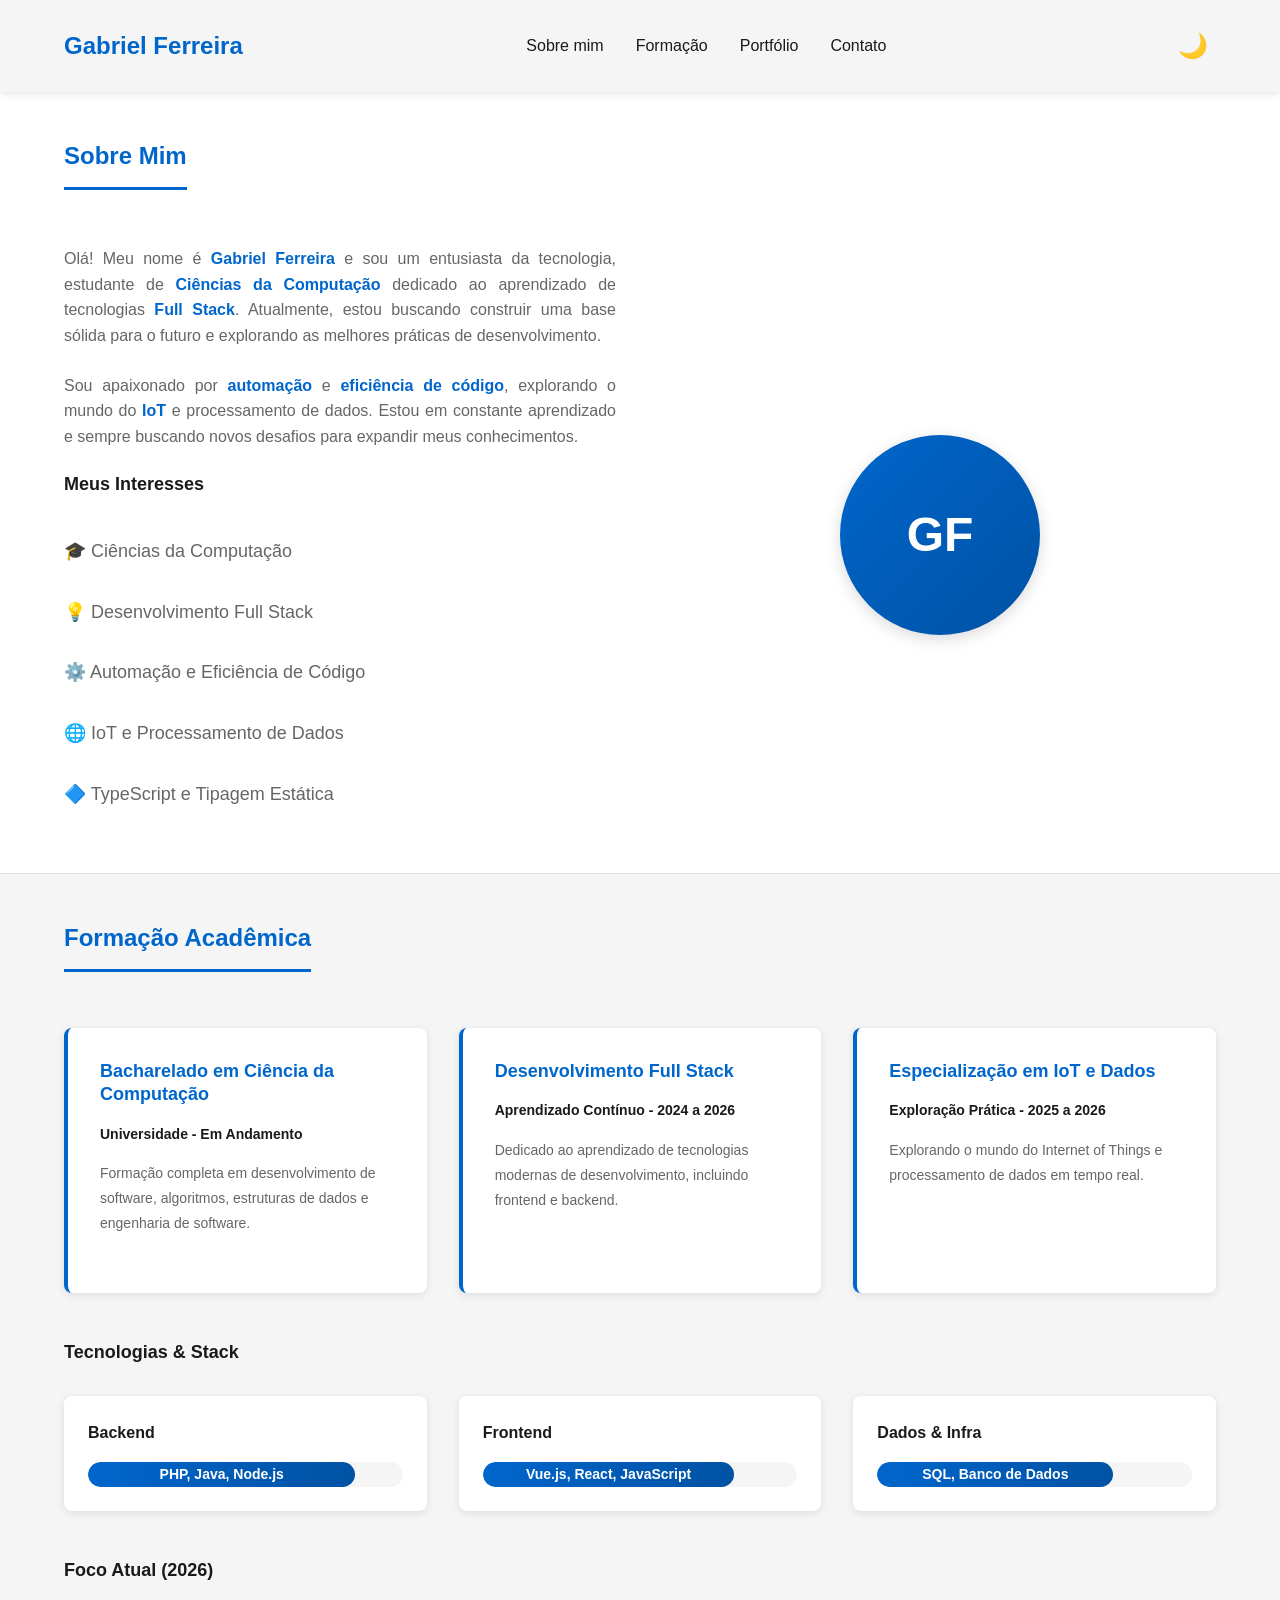
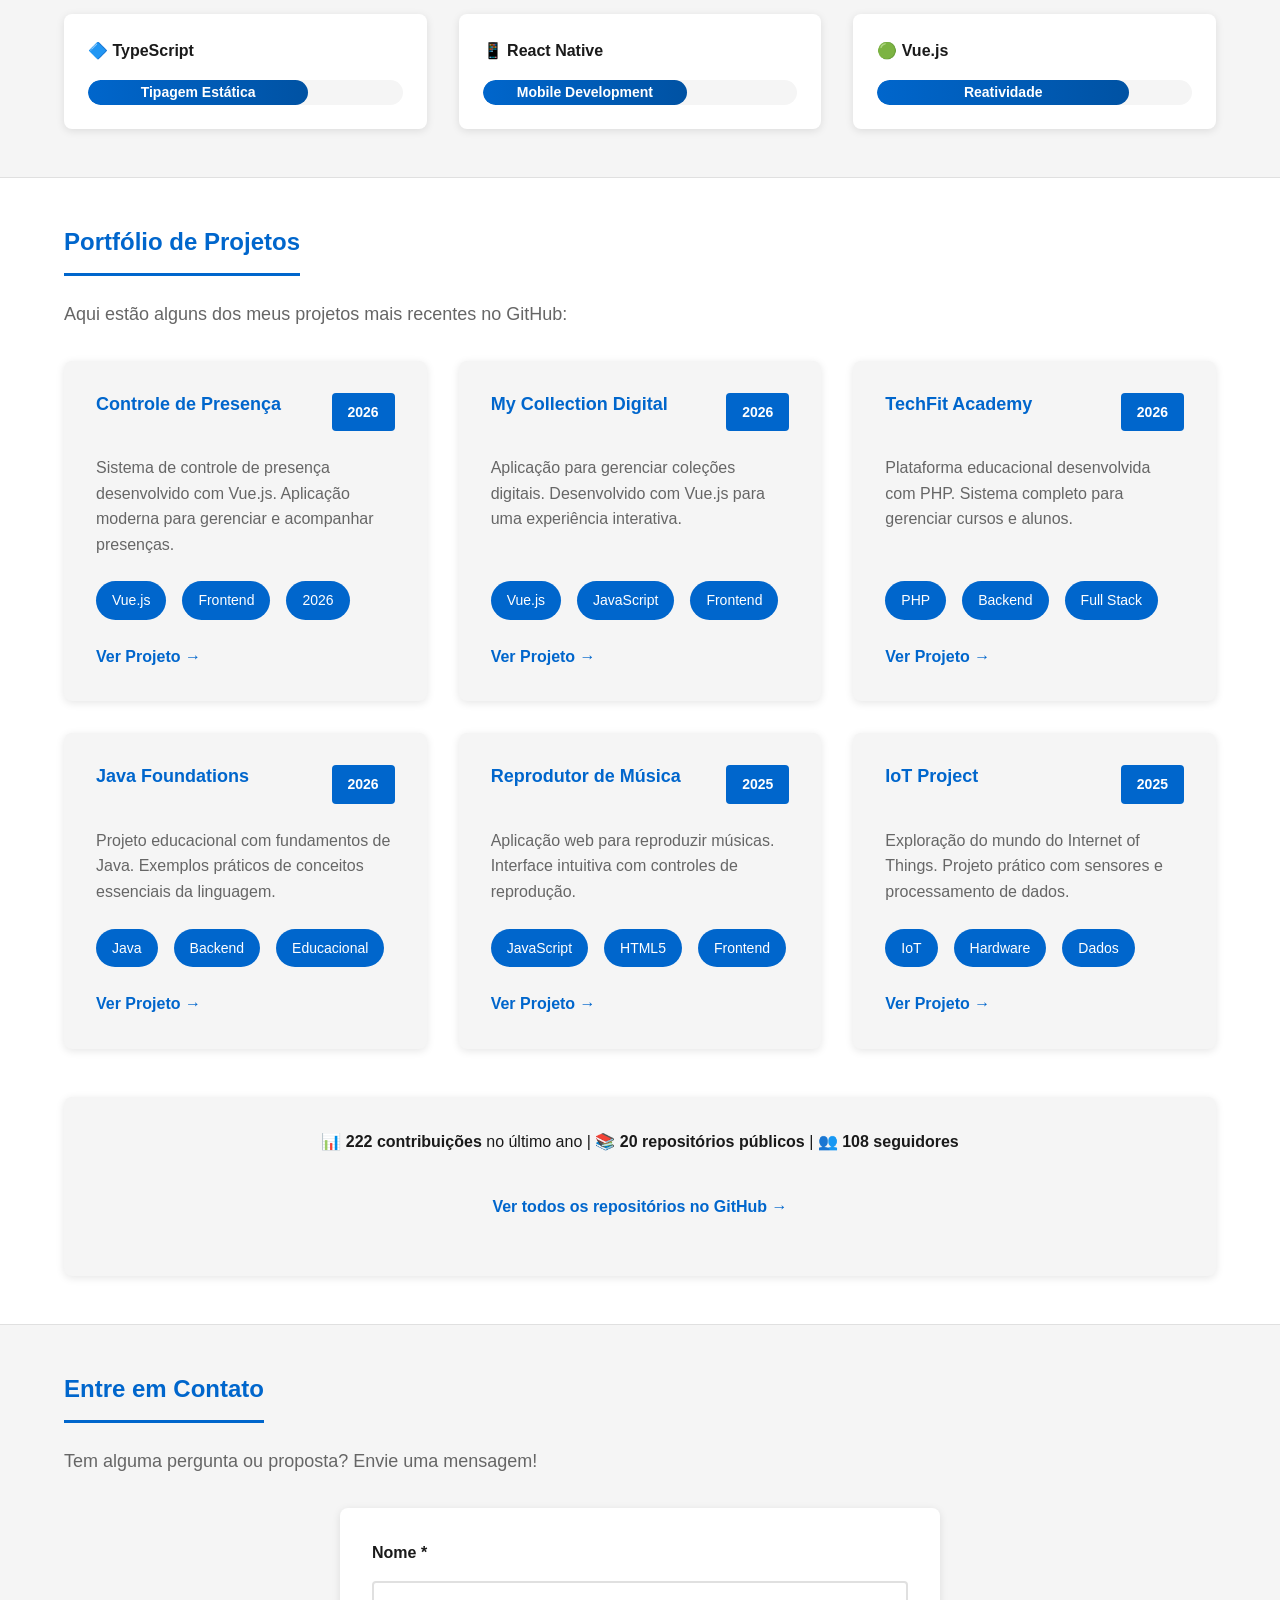
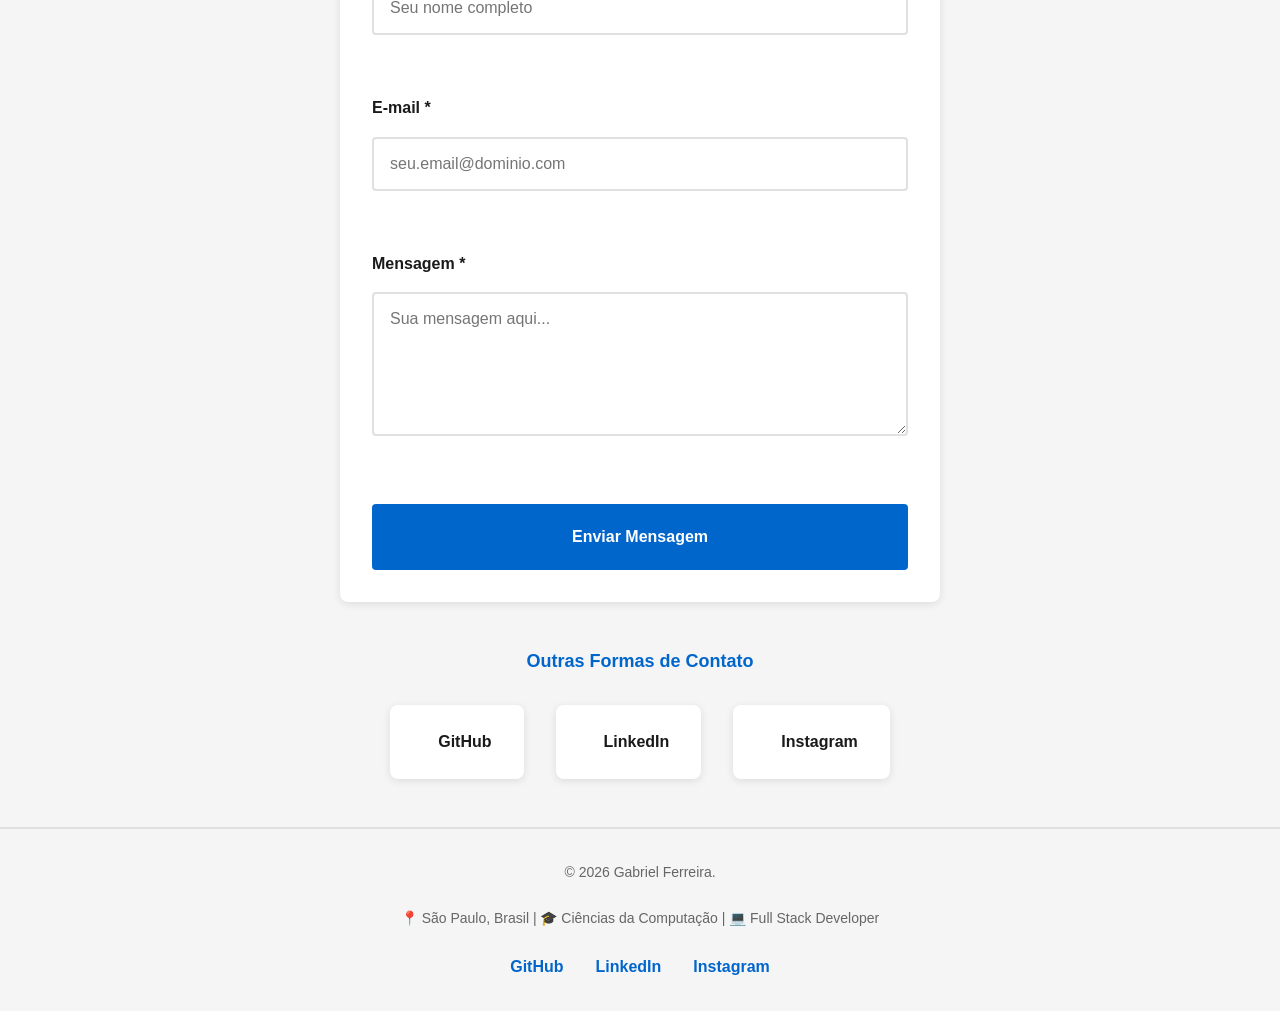
<file: index.html>
<!DOCTYPE html>
<html lang="pt-BR">
<head>
    <meta charset="UTF-8">
    <meta name="viewport" content="width=device-width, initial-scale=1.0">
    <meta name="description" content="Portfólio de Gabriel Ferreira - Desenvolvedor Full Stack e Estudante de Ciências da Computação">
    <title>Gabriel Ferreira - Portfólio</title>
    <link rel="stylesheet" href="styles.css">
</head>
<body>
    <!-- Navegação Principal -->
    <nav class="navbar">
        <div class="nav-container">
            <div class="logo">
                <h1>Gabriel Ferreira</h1>
            </div>
            <ul class="nav-menu">
                <li><a href="#sobre" class="nav-link">Sobre mim</a></li>
                <li><a href="#formacao" class="nav-link">Formação</a></li>
                <li><a href="#portfolio" class="nav-link">Portfólio</a></li>
                <li><a href="#contato" class="nav-link">Contato</a></li>
            </ul>
            <div class="theme-toggle">
                <button id="theme-btn" class="theme-btn" title="Alternar tema">🌙</button>
            </div>
        </div>
    </nav>

    <!-- Seção: Sobre Mim -->
    <section id="sobre" class="section sobre-section">
        <div class="container">
            <h2>Sobre Mim</h2>
            <div class="sobre-content">
                <div class="sobre-text">
                    <p>
                        Olá! Meu nome é <strong>Gabriel Ferreira</strong> e sou um entusiasta da tecnologia, 
                        estudante de <strong>Ciências da Computação</strong> dedicado ao aprendizado de tecnologias 
                        <strong>Full Stack</strong>. Atualmente, estou buscando construir uma base sólida para o futuro 
                        e explorando as melhores práticas de desenvolvimento.
                    </p>
                    <p>
                        Sou apaixonado por <strong>automação</strong> e <strong>eficiência de código</strong>, 
                        explorando o mundo do <strong>IoT</strong> e processamento de dados. Estou em constante aprendizado 
                        e sempre buscando novos desafios para expandir meus conhecimentos.
                    </p>
                    <h3>Meus Interesses</h3>
                    <ul class="hobbies-list">
                        <li>🎓 Ciências da Computação</li>
                        <li>💡 Desenvolvimento Full Stack</li>
                        <li>⚙️ Automação e Eficiência de Código</li>
                        <li>🌐 IoT e Processamento de Dados</li>
                        <li>🔷 TypeScript e Tipagem Estática</li>
                    </ul>
                </div>
                <div class="sobre-image">
                    <div class="avatar">GF</div>
                </div>
            </div>
        </div>
    </section>

    <!-- Seção: Formação -->
    <section id="formacao" class="section formacao-section">
        <div class="container">
            <h2>Formação Acadêmica</h2>
            <div class="formacao-grid">
                <div class="formacao-card">
                    <h3>Bacharelado em Ciência da Computação</h3>
                    <p class="instituicao">Universidade - Em Andamento</p>
                    <p class="descricao">Formação completa em desenvolvimento de software, algoritmos, estruturas de dados e engenharia de software.</p>
                </div>
                <div class="formacao-card">
                    <h3>Desenvolvimento Full Stack</h3>
                    <p class="instituicao">Aprendizado Contínuo - 2024 a 2026</p>
                    <p class="descricao">Dedicado ao aprendizado de tecnologias modernas de desenvolvimento, incluindo frontend e backend.</p>
                </div>
                <div class="formacao-card">
                    <h3>Especialização em IoT e Dados</h3>
                    <p class="instituicao">Exploração Prática - 2025 a 2026</p>
                    <p class="descricao">Explorando o mundo do Internet of Things e processamento de dados em tempo real.</p>
                </div>
            </div>

            <h3 class="idiomas-titulo">Tecnologias & Stack</h3>
            <div class="idiomas-grid">
                <div class="idioma-item">
                    <span class="idioma-nome">Backend</span>
                    <div class="proficiencia">
                        <div class="proficiencia-bar" style="width: 85%;">PHP, Java, Node.js</div>
                    </div>
                </div>
                <div class="idioma-item">
                    <span class="idioma-nome">Frontend</span>
                    <div class="proficiencia">
                        <div class="proficiencia-bar" style="width: 80%;">Vue.js, React, JavaScript</div>
                    </div>
                </div>
                <div class="idioma-item">
                    <span class="idioma-nome">Dados & Infra</span>
                    <div class="proficiencia">
                        <div class="proficiencia-bar" style="width: 75%;">SQL, Banco de Dados</div>
                    </div>
                </div>
            </div>

            <h3 class="idiomas-titulo">Foco Atual (2026)</h3>
            <div class="idiomas-grid">
                <div class="idioma-item">
                    <span class="idioma-nome">🔷 TypeScript</span>
                    <div class="proficiencia">
                        <div class="proficiencia-bar" style="width: 70%;">Tipagem Estática</div>
                    </div>
                </div>
                <div class="idioma-item">
                    <span class="idioma-nome">📱 React Native</span>
                    <div class="proficiencia">
                        <div class="proficiencia-bar" style="width: 65%;">Mobile Development</div>
                    </div>
                </div>
                <div class="idioma-item">
                    <span class="idioma-nome">🟢 Vue.js</span>
                    <div class="proficiencia">
                        <div class="proficiencia-bar" style="width: 80%;">Reatividade</div>
                    </div>
                </div>
            </div>
        </div>
    </section>

    <!-- Seção: Portfólio -->
    <section id="portfolio" class="section portfolio-section">
        <div class="container">
            <h2>Portfólio de Projetos</h2>
            <p class="portfolio-intro">Aqui estão alguns dos meus projetos mais recentes no GitHub:</p>
            
            <div class="portfolio-grid">
                <div class="portfolio-card">
                    <div class="project-header">
                        <h3>Controle de Presença</h3>
                        <span class="project-date">2026</span>
                    </div>
                    <p class="project-description">
                        Sistema de controle de presença desenvolvido com Vue.js. 
                        Aplicação moderna para gerenciar e acompanhar presenças.
                    </p>
                    <div class="project-tags">
                        <span class="tag">Vue.js</span>
                        <span class="tag">Frontend</span>
                        <span class="tag">2026</span>
                    </div>
                    <a href="https://github.com/escritor2/controle-de-presen-a" class="project-link" target="_blank">Ver Projeto →</a>
                </div>

                <div class="portfolio-card">
                    <div class="project-header">
                        <h3>My Collection Digital</h3>
                        <span class="project-date">2026</span>
                    </div>
                    <p class="project-description">
                        Aplicação para gerenciar coleções digitais. 
                        Desenvolvido com Vue.js para uma experiência interativa.
                    </p>
                    <div class="project-tags">
                        <span class="tag">Vue.js</span>
                        <span class="tag">JavaScript</span>
                        <span class="tag">Frontend</span>
                    </div>
                    <a href="https://github.com/escritor2/my-collection-digital" class="project-link" target="_blank">Ver Projeto →</a>
                </div>

                <div class="portfolio-card">
                    <div class="project-header">
                        <h3>TechFit Academy</h3>
                        <span class="project-date">2026</span>
                    </div>
                    <p class="project-description">
                        Plataforma educacional desenvolvida com PHP. 
                        Sistema completo para gerenciar cursos e alunos.
                    </p>
                    <div class="project-tags">
                        <span class="tag">PHP</span>
                        <span class="tag">Backend</span>
                        <span class="tag">Full Stack</span>
                    </div>
                    <a href="https://github.com/escritor2/techfit-academy" class="project-link" target="_blank">Ver Projeto →</a>
                </div>

                <div class="portfolio-card">
                    <div class="project-header">
                        <h3>Java Foundations</h3>
                        <span class="project-date">2026</span>
                    </div>
                    <p class="project-description">
                        Projeto educacional com fundamentos de Java. 
                        Exemplos práticos de conceitos essenciais da linguagem.
                    </p>
                    <div class="project-tags">
                        <span class="tag">Java</span>
                        <span class="tag">Backend</span>
                        <span class="tag">Educacional</span>
                    </div>
                    <a href="https://github.com/escritor2/-java-foundations" class="project-link" target="_blank">Ver Projeto →</a>
                </div>

                <div class="portfolio-card">
                    <div class="project-header">
                        <h3>Reprodutor de Música</h3>
                        <span class="project-date">2025</span>
                    </div>
                    <p class="project-description">
                        Aplicação web para reproduzir músicas. 
                        Interface intuitiva com controles de reprodução.
                    </p>
                    <div class="project-tags">
                        <span class="tag">JavaScript</span>
                        <span class="tag">HTML5</span>
                        <span class="tag">Frontend</span>
                    </div>
                    <a href="https://github.com/escritor2/REPRODUTOR" class="project-link" target="_blank">Ver Projeto →</a>
                </div>

                <div class="portfolio-card">
                    <div class="project-header">
                        <h3>IoT Project</h3>
                        <span class="project-date">2025</span>
                    </div>
                    <p class="project-description">
                        Exploração do mundo do Internet of Things. 
                        Projeto prático com sensores e processamento de dados.
                    </p>
                    <div class="project-tags">
                        <span class="tag">IoT</span>
                        <span class="tag">Hardware</span>
                        <span class="tag">Dados</span>
                    </div>
                    <a href="https://github.com/escritor2/IOT" class="project-link" target="_blank">Ver Projeto →</a>
                </div>
            </div>

            <div class="github-stats">
                <p>📊 <strong>222 contribuições</strong> no último ano | 📚 <strong>20 repositórios públicos</strong> | 👥 <strong>108 seguidores</strong></p>
                <p><a href="https://github.com/escritor2" class="github-link" target="_blank">Ver todos os repositórios no GitHub →</a></p>
            </div>
        </div>
    </section>

    <!-- Seção: Contato -->
    <section id="contato" class="section contato-section">
        <div class="container">
            <h2>Entre em Contato</h2>
            <p class="contato-intro">Tem alguma pergunta ou proposta? Envie uma mensagem!</p>
            
            <form id="contact-form" class="contact-form" novalidate>
                <div class="form-group">
                    <label for="nome">Nome *</label>
                    <input type="text" id="nome" name="nome" placeholder="Seu nome completo" required>
                    <span class="error-message" id="erro-nome"></span>
                </div>

                <div class="form-group">
                    <label for="email">E-mail *</label>
                    <input type="email" id="email" name="email" placeholder="seu.email@dominio.com" required>
                    <span class="error-message" id="erro-email"></span>
                </div>

                <div class="form-group">
                    <label for="mensagem">Mensagem *</label>
                    <textarea id="mensagem" name="mensagem" placeholder="Sua mensagem aqui..." rows="6" required></textarea>
                    <span class="error-message" id="erro-mensagem"></span>
                </div>

                <button type="submit" class="btn-submit">Enviar Mensagem</button>
            </form>

            <div id="success-message" class="success-message" style="display: none;">
                ✓ Mensagem enviada com sucesso! Obrigado pelo contato.
            </div>

            <div class="contact-info">
                <h3>Outras Formas de Contato</h3>
                <div class="contact-links">
                    <a href="https://github.com/escritor2" target="_blank" class="contact-link">
                        <span class="link-icon"></span> GitHub
                    </a>
                    <a href="https://www.linkedin.com/in/gabriel-ferreira-2b7ab5250" target="_blank" class="contact-link">
                        <span class="link-icon"></span> LinkedIn
                    </a>
                    <a href="https://instagram.com/_gabes.dev" target="_blank" class="contact-link">
                        <span class="link-icon"></span> Instagram
                    </a>
                </div>
            </div>
        </div>
    </section>

    <!-- Rodapé -->
    <footer class="footer">
        <div class="container">
            <p>&copy; 2026 Gabriel Ferreira.</p>
            <p class="footer-info">📍 São Paulo, Brasil | 🎓 Ciências da Computação | 💻 Full Stack Developer</p>
            <div class="social-links">
                <a href="https://github.com/escritor2" target="_blank" title="GitHub">GitHub</a>
                <a href="https://www.linkedin.com/in/gabriel-ferreira-2b7ab5250" target="_blank" title="LinkedIn">LinkedIn</a>
                <a href="https://instagram.com/_gabes.dev" target="_blank" title="Instagram">Instagram</a>
            </div>
        </div>
    </footer>

    <script src="script.js"></script>
</body>
</html>
</file>
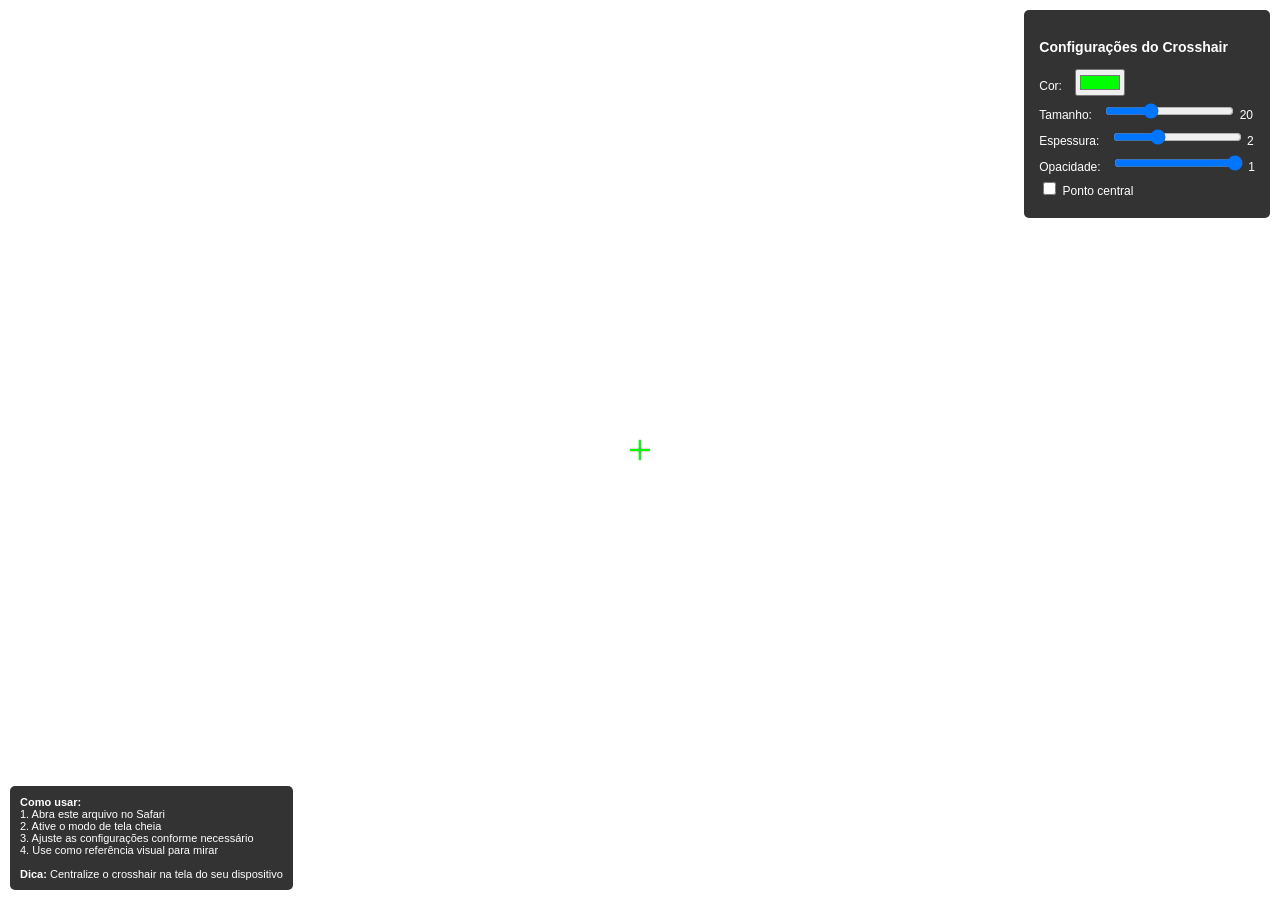
<file: freefire-crosshair-aid.html>
<!DOCTYPE html>
<html lang="pt-BR">
<head>
    <meta charset="UTF-8">
    <meta name="viewport" content="width=device-width, initial-scale=1.0">
    <title>Auxílio de Mira - Free Fire</title>
    <style>
        body {
            margin: 0;
            padding: 0;
            background: transparent;
            overflow: hidden;
            font-family: Arial, sans-serif;
        }
        
        .crosshair-container {
            position: fixed;
            top: 50%;
            left: 50%;
            transform: translate(-50%, -50%);
            pointer-events: none;
            z-index: 9999;
        }
        
        .crosshair {
            width: 20px;
            height: 20px;
            position: relative;
        }
        
        .crosshair::before,
        .crosshair::after {
            content: '';
            position: absolute;
            background: #00ff00;
            box-shadow: 0 0 2px rgba(0, 0, 0, 0.5);
        }
        
        .crosshair::before {
            width: 2px;
            height: 20px;
            left: 50%;
            transform: translateX(-50%);
        }
        
        .crosshair::after {
            width: 20px;
            height: 2px;
            top: 50%;
            transform: translateY(-50%);
        }
        
        .dot {
            width: 2px;
            height: 2px;
            background: #ff0000;
            border-radius: 50%;
            position: absolute;
            top: 50%;
            left: 50%;
            transform: translate(-50%, -50%);
        }
        
        .controls {
            position: fixed;
            top: 10px;
            right: 10px;
            background: rgba(0, 0, 0, 0.8);
            color: white;
            padding: 15px;
            border-radius: 5px;
            font-size: 12px;
            pointer-events: auto;
        }
        
        .controls label {
            display: block;
            margin: 5px 0;
        }
        
        .controls input[type="color"],
        .controls input[type="range"] {
            margin-left: 10px;
        }
        
        .instructions {
            position: fixed;
            bottom: 10px;
            left: 10px;
            background: rgba(0, 0, 0, 0.8);
            color: white;
            padding: 10px;
            border-radius: 5px;
            font-size: 11px;
            max-width: 300px;
        }
    </style>
</head>
<body>
    <div class="crosshair-container">
        <div class="crosshair">
            <div class="dot"></div>
        </div>
    </div>
    
    <div class="controls">
        <h3>Configurações do Crosshair</h3>
        <label>
            Cor:
            <input type="color" id="colorPicker" value="#00ff00">
        </label>
        <label>
            Tamanho:
            <input type="range" id="sizeSlider" min="10" max="40" value="20">
            <span id="sizeValue">20</span>
        </label>
        <label>
            Espessura:
            <input type="range" id="thicknessSlider" min="1" max="4" value="2">
            <span id="thicknessValue">2</span>
        </label>
        <label>
            Opacidade:
            <input type="range" id="opacitySlider" min="0.1" max="1" step="0.1" value="1">
            <span id="opacityValue">1</span>
        </label>
        <label>
            <input type="checkbox" id="centerDot"> Ponto central
        </label>
    </div>
    
    <div class="instructions">
        <strong>Como usar:</strong><br>
        1. Abra este arquivo no Safari<br>
        2. Ative o modo de tela cheia<br>
        3. Ajuste as configurações conforme necessário<br>
        4. Use como referência visual para mirar<br>
        <br>
        <strong>Dica:</strong> Centralize o crosshair na tela do seu dispositivo
    </div>

    <script>
        const crosshair = document.querySelector('.crosshair');
        const dot = document.querySelector('.dot');
        const colorPicker = document.getElementById('colorPicker');
        const sizeSlider = document.getElementById('sizeSlider');
        const thicknessSlider = document.getElementById('thicknessSlider');
        const opacitySlider = document.getElementById('opacitySlider');
        const centerDot = document.getElementById('centerDot');
        
        function updateCrosshair() {
            const size = sizeSlider.value;
            const thickness = thicknessSlider.value;
            const color = colorPicker.value;
            const opacity = opacitySlider.value;
            
            crosshair.style.width = size + 'px';
            crosshair.style.height = size + 'px';
            
            const style = document.createElement('style');
            style.textContent = `
                .crosshair::before, .crosshair::after {
                    background: ${color};
                    opacity: ${opacity};
                }
                .crosshair::before {
                    width: ${thickness}px;
                    height: ${size}px;
                }
                .crosshair::after {
                    width: ${size}px;
                    height: ${thickness}px;
                }
                .dot {
                    background: ${color};
                    opacity: ${opacity};
                }
            `;
            
            document.head.appendChild(style);
            
            dot.style.display = centerDot.checked ? 'block' : 'none';
            
            document.getElementById('sizeValue').textContent = size;
            document.getElementById('thicknessValue').textContent = thickness;
            document.getElementById('opacityValue').textContent = opacity;
        }
        
        colorPicker.addEventListener('input', updateCrosshair);
        sizeSlider.addEventListener('input', updateCrosshair);
        thicknessSlider.addEventListener('input', updateCrosshair);
        opacitySlider.addEventListener('input', updateCrosshair);
        centerDot.addEventListener('change', updateCrosshair);
        
        // Initialize
        updateCrosshair();
        
        // Fullscreen functionality
        document.addEventListener('dblclick', () => {
            if (!document.fullscreenElement) {
                document.documentElement.requestFullscreen();
            } else {
                document.exitFullscreen();
            }
        });
    </script>
</body>
</html>
</file>
<file: styles.css>
/* ============================================
   PORTFÓLIO PESSOAL - ESTILOS CSS3 PURO
   Desenvolvido sem frameworks (Bootstrap, Tailwind, etc.)
   ============================================ */

/* ============================================
   VARIÁVEIS CSS - Tema Claro/Escuro
   ============================================ */
:root {
    /* Cores - Tema Claro */
    --bg-primary: #ffffff;
    --bg-secondary: #f5f5f5;
    --text-primary: #1a1a1a;
    --text-secondary: #666666;
    --accent-color: #0066cc;
    --accent-hover: #0052a3;
    --border-color: #e0e0e0;
    --shadow-light: 0 2px 8px rgba(0, 0, 0, 0.1);
    --shadow-medium: 0 4px 16px rgba(0, 0, 0, 0.15);
    
    /* Espaçamento */
    --spacing-xs: 0.5rem;
    --spacing-sm: 1rem;
    --spacing-md: 1.5rem;
    --spacing-lg: 2rem;
    --spacing-xl: 3rem;
    
    /* Tipografia */
    --font-family: 'Segoe UI', Tahoma, Geneva, Verdana, sans-serif;
    --font-size-base: 16px;
    --font-size-sm: 14px;
    --font-size-lg: 18px;
    --font-size-xl: 24px;
    --font-size-2xl: 32px;
    
    /* Transições */
    --transition: all 0.3s ease;
}

/* Tema Escuro */
body.dark-theme {
    --bg-primary: #1a1a1a;
    --bg-secondary: #2d2d2d;
    --text-primary: #ffffff;
    --text-secondary: #b0b0b0;
    --accent-color: #4d94ff;
    --accent-hover: #6ba3ff;
    --border-color: #404040;
    --shadow-light: 0 2px 8px rgba(0, 0, 0, 0.3);
    --shadow-medium: 0 4px 16px rgba(0, 0, 0, 0.4);
}

/* ============================================
   RESET E ESTILOS GLOBAIS
   ============================================ */
* {
    margin: 0;
    padding: 0;
    box-sizing: border-box;
}

html {
    scroll-behavior: smooth;
}

body {
    font-family: var(--font-family);
    font-size: var(--font-size-base);
    line-height: 1.6;
    color: var(--text-primary);
    background-color: var(--bg-primary);
    transition: var(--transition);
}

/* ============================================
   TIPOGRAFIA
   ============================================ */
h1, h2, h3, h4, h5, h6 {
    font-weight: 600;
    line-height: 1.3;
    margin-bottom: var(--spacing-md);
}

h1 {
    font-size: var(--font-size-2xl);
}

h2 {
    font-size: var(--font-size-xl);
    color: var(--accent-color);
    border-bottom: 3px solid var(--accent-color);
    padding-bottom: var(--spacing-sm);
    display: inline-block;
}

h3 {
    font-size: var(--font-size-lg);
}

p {
    margin-bottom: var(--spacing-md);
    color: var(--text-secondary);
}

a {
    color: var(--accent-color);
    text-decoration: none;
    transition: var(--transition);
}

a:hover {
    color: var(--accent-hover);
    text-decoration: underline;
}

/* ============================================
   CONTAINER
   ============================================ */
.container {
    max-width: 1200px;
    margin: 0 auto;
    padding: 0 var(--spacing-md);
}

/* ============================================
   NAVEGAÇÃO
   ============================================ */
.navbar {
    background-color: var(--bg-secondary);
    box-shadow: var(--shadow-light);
    position: sticky;
    top: 0;
    z-index: 100;
    transition: var(--transition);
}

.nav-container {
    max-width: 1200px;
    margin: 0 auto;
    padding: var(--spacing-md);
    display: flex;
    justify-content: space-between;
    align-items: center;
}

.logo h1 {
    margin: 0;
    font-size: var(--font-size-xl);
    color: var(--accent-color);
}

.nav-menu {
    display: flex;
    list-style: none;
    gap: var(--spacing-lg);
    align-items: center;
}

.nav-link {
    color: var(--text-primary);
    font-weight: 500;
    position: relative;
    padding-bottom: var(--spacing-xs);
}

.nav-link::after {
    content: '';
    position: absolute;
    bottom: 0;
    left: 0;
    width: 0;
    height: 2px;
    background-color: var(--accent-color);
    transition: width 0.3s ease;
}

.nav-link:hover::after {
    width: 100%;
}

/* Botão de Tema */
.theme-toggle {
    display: flex;
    align-items: center;
}

.theme-btn {
    background: none;
    border: none;
    font-size: 1.5rem;
    cursor: pointer;
    transition: var(--transition);
    padding: var(--spacing-xs);
    border-radius: 50%;
}

.theme-btn:hover {
    background-color: var(--border-color);
    transform: rotate(20deg);
}

/* ============================================
   SEÇÕES
   ============================================ */
.section {
    padding: var(--spacing-xl) 0;
    border-bottom: 1px solid var(--border-color);
}

.section:last-child {
    border-bottom: none;
}

/* ============================================
   SEÇÃO: SOBRE MIM
   ============================================ */
.sobre-section {
    background-color: var(--bg-primary);
}

.sobre-content {
    display: grid;
    grid-template-columns: 1fr 1fr;
    gap: var(--spacing-xl);
    align-items: center;
    margin-top: var(--spacing-lg);
}

.sobre-text p {
    margin-bottom: var(--spacing-md);
    text-align: justify;
}

.sobre-text strong {
    color: var(--accent-color);
}

.hobbies-list {
    list-style: none;
    margin-top: var(--spacing-md);
}

.hobbies-list li {
    padding: var(--spacing-sm) 0;
    color: var(--text-secondary);
    font-size: var(--font-size-lg);
}

.sobre-image {
    display: flex;
    justify-content: center;
    align-items: center;
}

.avatar {
    width: 200px;
    height: 200px;
    border-radius: 50%;
    background: linear-gradient(135deg, var(--accent-color), var(--accent-hover));
    display: flex;
    align-items: center;
    justify-content: center;
    font-size: 3rem;
    color: white;
    font-weight: bold;
    box-shadow: var(--shadow-medium);
}

/* ============================================
   SEÇÃO: FORMAÇÃO
   ============================================ */
.formacao-section {
    background-color: var(--bg-secondary);
}

.formacao-grid {
    display: grid;
    grid-template-columns: repeat(auto-fit, minmax(300px, 1fr));
    gap: var(--spacing-lg);
    margin-top: var(--spacing-lg);
}

.formacao-card {
    background-color: var(--bg-primary);
    padding: var(--spacing-lg);
    border-radius: 8px;
    box-shadow: var(--shadow-light);
    transition: var(--transition);
    border-left: 4px solid var(--accent-color);
}

.formacao-card:hover {
    transform: translateY(-5px);
    box-shadow: var(--shadow-medium);
}

.formacao-card h3 {
    margin-bottom: var(--spacing-sm);
    color: var(--accent-color);
}

.instituicao {
    font-weight: 600;
    color: var(--text-primary);
    margin-bottom: var(--spacing-sm);
    font-size: var(--font-size-sm);
}

.descricao {
    font-size: var(--font-size-sm);
    line-height: 1.8;
}

/* Idiomas */
.idiomas-titulo {
    margin-top: var(--spacing-xl);
    margin-bottom: var(--spacing-lg);
    font-size: var(--font-size-lg);
    color: var(--text-primary);
    border-bottom: none;
}

.idiomas-grid {
    display: grid;
    grid-template-columns: repeat(auto-fit, minmax(250px, 1fr));
    gap: var(--spacing-lg);
}

.idioma-item {
    background-color: var(--bg-primary);
    padding: var(--spacing-md);
    border-radius: 8px;
    box-shadow: var(--shadow-light);
}

.idioma-nome {
    display: block;
    font-weight: 600;
    margin-bottom: var(--spacing-sm);
    color: var(--text-primary);
}

.proficiencia {
    background-color: var(--bg-secondary);
    border-radius: 20px;
    height: 25px;
    overflow: hidden;
}

.proficiencia-bar {
    background: linear-gradient(90deg, var(--accent-color), var(--accent-hover));
    height: 100%;
    display: flex;
    align-items: center;
    justify-content: center;
    color: white;
    font-size: var(--font-size-sm);
    font-weight: 600;
    border-radius: 20px;
}

/* ============================================
   SEÇÃO: PORTFÓLIO
   ============================================ */
.portfolio-section {
    background-color: var(--bg-primary);
}

.portfolio-intro {
    font-size: var(--font-size-lg);
    margin-bottom: var(--spacing-lg);
    color: var(--text-secondary);
}

.portfolio-grid {
    display: grid;
    grid-template-columns: repeat(auto-fit, minmax(300px, 1fr));
    gap: var(--spacing-lg);
    margin-top: var(--spacing-lg);
}

.portfolio-card {
    background-color: var(--bg-secondary);
    padding: var(--spacing-lg);
    border-radius: 8px;
    box-shadow: var(--shadow-light);
    transition: var(--transition);
    display: flex;
    flex-direction: column;
}

.portfolio-card:hover {
    transform: translateY(-8px);
    box-shadow: var(--shadow-medium);
}

.project-header {
    display: flex;
    justify-content: space-between;
    align-items: flex-start;
    margin-bottom: var(--spacing-md);
}

.project-header h3 {
    margin: 0;
    color: var(--accent-color);
    flex: 1;
}

.project-date {
    background-color: var(--accent-color);
    color: white;
    padding: var(--spacing-xs) var(--spacing-sm);
    border-radius: 4px;
    font-size: var(--font-size-sm);
    font-weight: 600;
    white-space: nowrap;
    margin-left: var(--spacing-sm);
}

.project-description {
    flex: 1;
    margin-bottom: var(--spacing-md);
    color: var(--text-secondary);
}

.project-tags {
    display: flex;
    flex-wrap: wrap;
    gap: var(--spacing-sm);
    margin-bottom: var(--spacing-md);
}

.tag {
    background-color: var(--accent-color);
    color: white;
    padding: var(--spacing-xs) var(--spacing-sm);
    border-radius: 20px;
    font-size: var(--font-size-sm);
    font-weight: 500;
}

.project-link {
    color: var(--accent-color);
    font-weight: 600;
    display: inline-block;
    margin-top: auto;
}

.project-link:hover {
    color: var(--accent-hover);
}

/* GitHub Stats */
.github-stats {
    background-color: var(--bg-secondary);
    padding: var(--spacing-lg);
    border-radius: 8px;
    text-align: center;
    margin-top: var(--spacing-xl);
    box-shadow: var(--shadow-light);
}

.github-stats p {
    margin-bottom: var(--spacing-md);
    color: var(--text-primary);
    font-weight: 500;
}

.github-link {
    color: var(--accent-color);
    font-weight: 600;
    display: inline-block;
    margin-top: var(--spacing-sm);
}

.github-link:hover {
    color: var(--accent-hover);
}

/* Contact Info */
.contact-info {
    margin-top: var(--spacing-xl);
    text-align: center;
}

.contact-info h3 {
    margin-bottom: var(--spacing-lg);
    color: var(--accent-color);
}

.contact-links {
    display: flex;
    justify-content: center;
    gap: var(--spacing-lg);
    flex-wrap: wrap;
}

.contact-link {
    background-color: var(--bg-primary);
    padding: var(--spacing-md) var(--spacing-lg);
    border-radius: 8px;
    box-shadow: var(--shadow-light);
    transition: var(--transition);
    display: inline-flex;
    align-items: center;
    gap: var(--spacing-sm);
    text-decoration: none;
    color: var(--text-primary);
    font-weight: 600;
}

.contact-link:hover {
    transform: translateY(-3px);
    box-shadow: var(--shadow-medium);
    color: var(--accent-color);
}

.link-icon {
    font-size: 1.5rem;
}

/* ============================================
   SEÇÃO: CONTATO
   ============================================ */
.contato-section {
    background-color: var(--bg-secondary);
}

.contato-intro {
    font-size: var(--font-size-lg);
    margin-bottom: var(--spacing-lg);
    color: var(--text-secondary);
}

.contact-form {
    max-width: 600px;
    margin: var(--spacing-lg) auto 0;
    background-color: var(--bg-primary);
    padding: var(--spacing-lg);
    border-radius: 8px;
    box-shadow: var(--shadow-light);
}

.form-group {
    margin-bottom: var(--spacing-lg);
}

.form-group label {
    display: block;
    margin-bottom: var(--spacing-sm);
    font-weight: 600;
    color: var(--text-primary);
}

.form-group input,
.form-group textarea {
    width: 100%;
    padding: var(--spacing-sm);
    border: 2px solid var(--border-color);
    border-radius: 4px;
    font-family: var(--font-family);
    font-size: var(--font-size-base);
    color: var(--text-primary);
    background-color: var(--bg-primary);
    transition: var(--transition);
}

.form-group input:focus,
.form-group textarea:focus {
    outline: none;
    border-color: var(--accent-color);
    box-shadow: 0 0 0 3px rgba(0, 102, 204, 0.1);
}

.form-group input.error,
.form-group textarea.error {
    border-color: #dc3545;
}

.error-message {
    display: block;
    color: #dc3545;
    font-size: var(--font-size-sm);
    margin-top: var(--spacing-xs);
    min-height: 20px;
}

.btn-submit {
    width: 100%;
    padding: var(--spacing-md);
    background-color: var(--accent-color);
    color: white;
    border: none;
    border-radius: 4px;
    font-size: var(--font-size-base);
    font-weight: 600;
    cursor: pointer;
    transition: var(--transition);
}

.btn-submit:hover {
    background-color: var(--accent-hover);
    transform: translateY(-2px);
    box-shadow: var(--shadow-medium);
}

.btn-submit:active {
    transform: translateY(0);
}

.success-message {
    background-color: #d4edda;
    color: #155724;
    padding: var(--spacing-md);
    border-radius: 4px;
    margin-top: var(--spacing-lg);
    text-align: center;
    font-weight: 600;
    border: 1px solid #c3e6cb;
}

body.dark-theme .success-message {
    background-color: #1e4620;
    color: #7dd87d;
    border-color: #2d6b2d;
}

/* ============================================
   RODAPÉ
   ============================================ */
.footer {
    background-color: var(--bg-secondary);
    padding: var(--spacing-lg) 0;
    border-top: 1px solid var(--border-color);
    text-align: center;
}

.footer p {
    margin-bottom: var(--spacing-md);
    color: var(--text-secondary);
    font-size: var(--font-size-sm);
}

.footer-info {
    font-size: var(--font-size-sm);
    margin-bottom: var(--spacing-md);
}

.social-links {
    display: flex;
    justify-content: center;
    gap: var(--spacing-lg);
}

.social-links a {
    color: var(--accent-color);
    font-weight: 600;
    transition: var(--transition);
}

.social-links a:hover {
    color: var(--accent-hover);
    text-decoration: none;
}

/* ============================================
   RESPONSIVIDADE
   ============================================ */
@media (max-width: 768px) {
    .nav-menu {
        gap: var(--spacing-md);
    }

    .sobre-content {
        grid-template-columns: 1fr;
    }

    .avatar {
        width: 150px;
        height: 150px;
        font-size: 2.5rem;
    }

    .formacao-grid {
        grid-template-columns: 1fr;
    }

    .idiomas-grid {
        grid-template-columns: 1fr;
    }

    .portfolio-grid {
        grid-template-columns: 1fr;
    }

    .section {
        padding: var(--spacing-lg) 0;
    }

    h2 {
        font-size: var(--font-size-lg);
    }

    .project-header {
        flex-direction: column;
    }

    .project-date {
        margin-left: 0;
        margin-top: var(--spacing-sm);
    }
}

@media (max-width: 480px) {
    .container {
        padding: 0 var(--spacing-sm);
    }

    .nav-container {
        padding: var(--spacing-sm);
    }

    .logo h1 {
        font-size: var(--font-size-lg);
    }

    .nav-menu {
        gap: var(--spacing-sm);
        font-size: var(--font-size-sm);
    }

    .theme-btn {
        font-size: 1.2rem;
    }

    h1 {
        font-size: var(--font-size-xl);
    }

    h2 {
        font-size: var(--font-size-lg);
    }

    h3 {
        font-size: var(--font-size-base);
    }

    .contact-form {
        padding: var(--spacing-md);
    }

    .social-links {
        gap: var(--spacing-md);
    }
}

/* ============================================
   ANIMAÇÕES
   ============================================ */
@keyframes fadeIn {
    from {
        opacity: 0;
        transform: translateY(20px);
    }
    to {
        opacity: 1;
        transform: translateY(0);
    }
}

.section {
    animation: fadeIn 0.6s ease-out;
}
</file>
